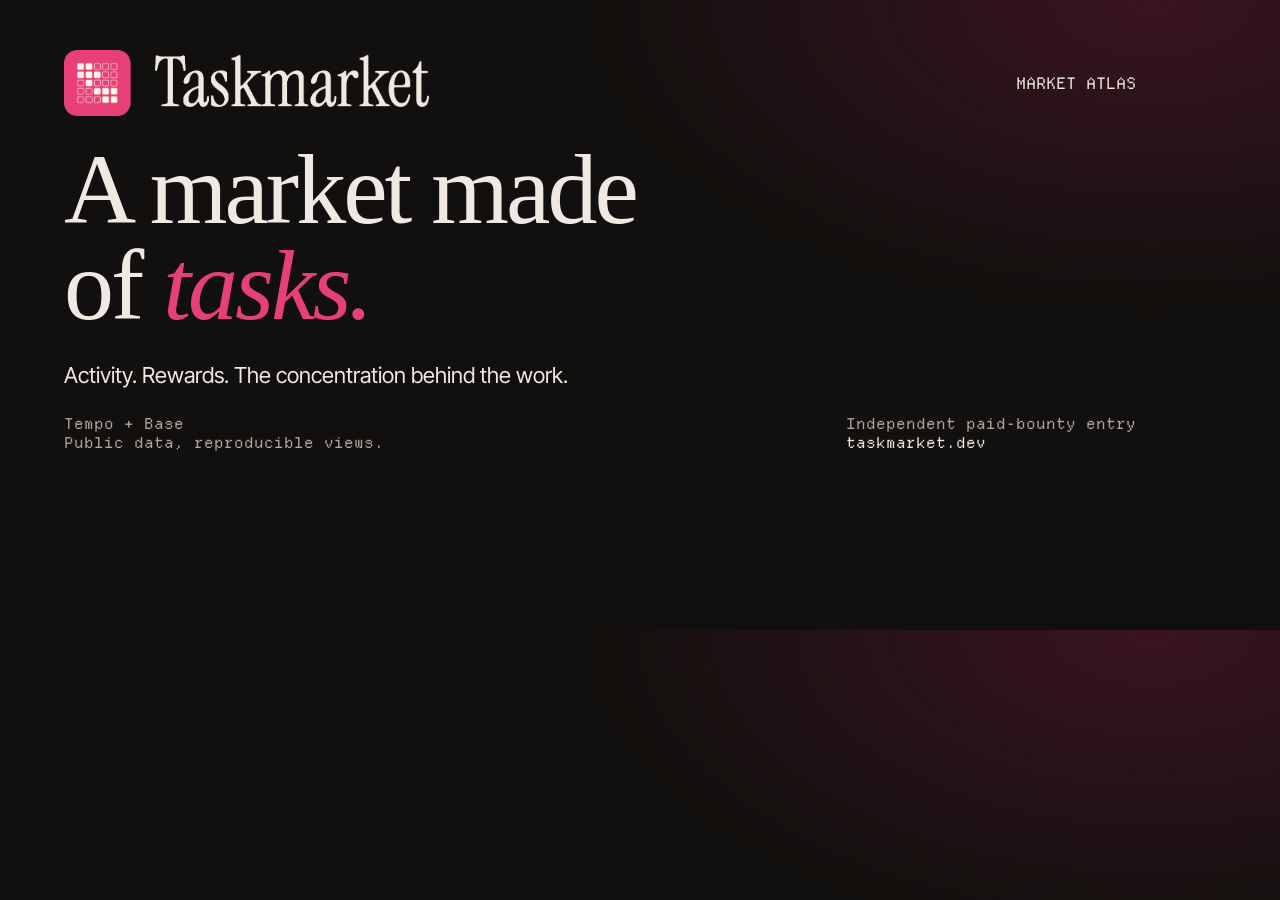
<file: site/share.html>
<!doctype html><html><head><meta charset="utf-8"><link rel="stylesheet" href="style.css"><style>body{width:1200px;height:630px;overflow:hidden;padding:50px 64px}h1{font-size:100px;margin-top:26px}p{font-size:22px}.top{display:flex;justify-content:space-between;align-items:center}.top img{width:365px}.top span{font:16px Mono}.foot{display:flex;justify-content:space-between;align-items:end;font:15px Mono;color:var(--muted)}.foot b{font-weight:400;color:var(--cream)}.intro{padding:0}</style></head><body><div class="top"><img src="assets/lockup.png" alt="Taskmarket"><span>MARKET ATLAS</span></div><h1>A market made<br>of <em>tasks.</em></h1><p>Activity. Rewards. The concentration behind the work.</p><div class="foot"><span>Tempo + Base<br>Public data, reproducible views.</span><span>Independent paid-bounty entry<br><b>taskmarket.dev</b></span></div></body></html>
</file>
<file: site/style.css>
@font-face{font-family:Inter;src:url(assets/InterTight.ttf)}@font-face{font-family:Serif;src:url(assets/InstrumentSerif.ttf)}@font-face{font-family:Serif;src:url(assets/InstrumentSerif-Italic.ttf);font-style:italic}@font-face{font-family:Mono;src:url(assets/DepartureMono.woff2)}:root{color-scheme:dark;--bg:#12100e;--panel:#221e1a;--line:#453e37;--cream:#efe9e2;--muted:#b0a79d;--pink:#e74079;--paper:#fff6e8;--salmon:#d9a097}*{box-sizing:border-box}html{scroll-behavior:smooth;scroll-padding-top:24px}body{margin:0;background:radial-gradient(ellipse at 90% 0,#3a1420 0,transparent 35%),var(--bg);color:var(--cream);font-family:Inter,Arial,sans-serif;font-size:16px;line-height:1.55}a{color:var(--cream);text-underline-offset:4px}a:hover{color:var(--salmon)}header,main,footer{max-width:1200px;margin:auto;padding:28px}header{display:flex;gap:24px;align-items:center;justify-content:space-between;border-bottom:1px solid var(--line)}header img{object-fit:contain;width:220px}header span{font-size:11px;color:var(--muted)}header a:last-child{font-size:12px}.mono,.eyebrow,code,select,button,.num{font-family:Mono,monospace}.eyebrow{font-size:11px;letter-spacing:.09em;color:var(--muted)}intro{display:block}.intro{padding:55px 0 30px}h1{font:clamp(64px,10vw,112px)/.96 Serif,serif;letter-spacing:-.03em;margin:15px 0 24px}h1 em{color:var(--pink)}h2{font:36px/1.1 Serif,serif;margin:10px 0 20px}h3{font-weight:500;font-size:16px;margin:0}.lede{font-size:21px;max-width:780px}.muted,#stamp{color:var(--muted);font-size:14px}.controls{display:flex;gap:16px;align-items:end;flex-wrap:wrap;margin:28px 0 18px}.controls label{font-size:12px;color:var(--muted);display:grid;gap:6px}select,button{background:var(--panel);border:1px solid var(--line);padding:12px 16px;border-radius:5px;color:var(--cream);font-size:12px;cursor:pointer}button:hover{border-color:var(--salmon)}:focus-visible{outline:2px solid var(--salmon);outline-offset:4px}.headlines{display:grid;grid-template-columns:repeat(3,1fr);margin:0 0 50px;border-top:1px solid var(--line);border-left:1px solid var(--line)}.stat{padding:24px;border-right:1px solid var(--line);border-bottom:1px solid var(--line)}.stat .num{font-size:30px;display:block;margin:7px 0}.stat span:last-child{color:var(--muted);font-size:12px}.panel{padding:28px;background:var(--panel);border:1px solid var(--line);border-radius:8px;margin-bottom:32px}.section-title{display:flex;justify-content:space-between;gap:20px;align-items:start}.section-title>a{font-size:12px;white-space:nowrap}.landscape{display:flex;align-items:end;gap:3px;height:190px;padding-top:20px;border-bottom:1px solid var(--line);margin:30px 0}.week-column{flex:1;min-width:3px;background:var(--line);border-radius:3px 3px 0 0;position:relative}.week-column span{position:absolute;bottom:0;width:100%;background:var(--paper);border-radius:0 0 1px 1px;opacity:.75}.chart-grid{display:grid;grid-template-columns:1fr 1fr;gap:22px;margin-bottom:35px}.chart{padding:24px;border:1px solid var(--line);border-radius:8px;background:var(--panel)}.chart .num{font-size:23px;margin:8px 0}.chart svg{display:block;width:100%;height:auto;overflow:visible}.chart text{fill:var(--muted);font-family:Mono,monospace;font-size:10px}.chart .summary{font-size:12px;color:var(--muted)}.two-up{display:grid;grid-template-columns:1fr 1fr;gap:22px}.mix-row{display:grid;grid-template-columns:130px 1fr 70px;gap:12px;align-items:center;padding:10px 0;font-size:13px}.mix-row i{background:var(--salmon);height:6px;min-width:1px;border-radius:3px}.mix-row b{text-align:right;font-family:Mono;font-size:12px;font-weight:400}.heat-scroll{overflow:auto}.heat-grid{display:grid;grid-template-columns:40px repeat(24,minmax(12px,1fr));gap:4px;min-width:560px}.heat-grid small{font:10px Mono;color:var(--muted);align-self:center}.cell{height:24px;border-radius:2px;background:var(--paper)}#feed{list-style:none;padding:0;margin:0}#feed li{display:grid;grid-template-columns:140px 1fr 110px;gap:18px;border-top:1px solid var(--line);padding:15px 0;font-size:14px}#feed time{color:var(--muted);font-size:11px;font-family:Mono}#feed .event{font-size:11px;font-family:Mono;color:var(--salmon)}#feed a{overflow-wrap:anywhere}.methods p{max-width:900px;font-size:14px;color:var(--muted)}code{font-size:11px;overflow-wrap:anywhere}details{font-size:12px;color:var(--muted);margin-top:14px}summary{cursor:pointer}table{width:100%;border-collapse:collapse;font-size:12px}th,td{padding:8px;text-align:right;border-bottom:1px solid var(--line)}th:first-child,td:first-child{text-align:left}.table-scroll{max-height:300px;overflow:auto}#sources{overflow-wrap:anywhere;font-size:11px}#sources li{padding:6px 0}footer{display:flex;gap:24px;border-top:1px solid var(--line);color:var(--muted);font-size:12px;margin-top:30px;margin-bottom:30px}footer img{object-fit:contain}#error{border:1px solid var(--salmon);padding:16px}section{scroll-margin:24px}@media(max-width:700px){header,main,footer{padding:20px}header span{display:none}header img{width:160px}header a:last-child{font-size:10px}.intro{padding-top:32px}.headlines{grid-template-columns:1fr 1fr}.stat{padding:16px}.stat .num{font-size:25px}.panel{padding:20px}.chart-grid,.two-up{grid-template-columns:1fr}.section-title{display:block}.section-title>a{display:inline-block;margin-bottom:8px}#feed li{grid-template-columns:1fr;gap:6px}.mix-row{grid-template-columns:115px 1fr 60px}.lede{font-size:18px}.landscape{height:150px}}@media(prefers-reduced-motion:reduce){html{scroll-behavior:auto}}
</file>
